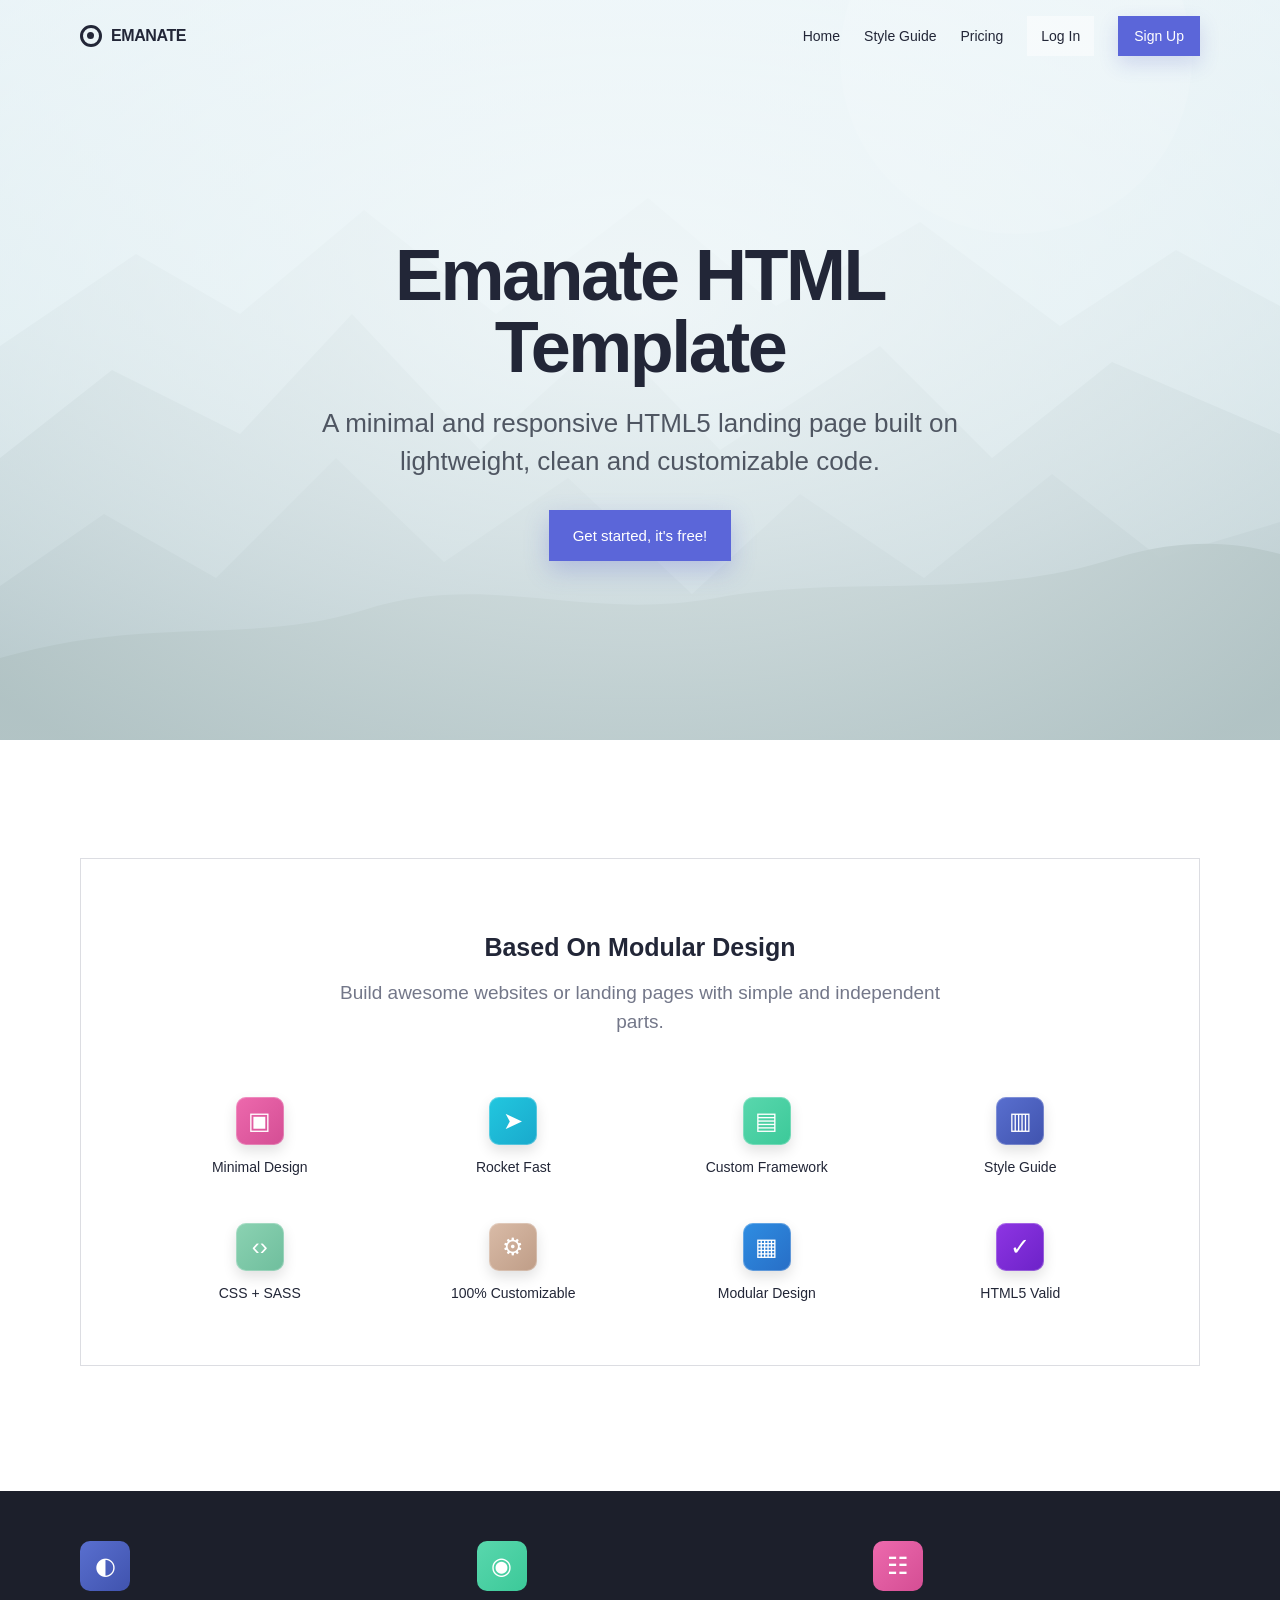
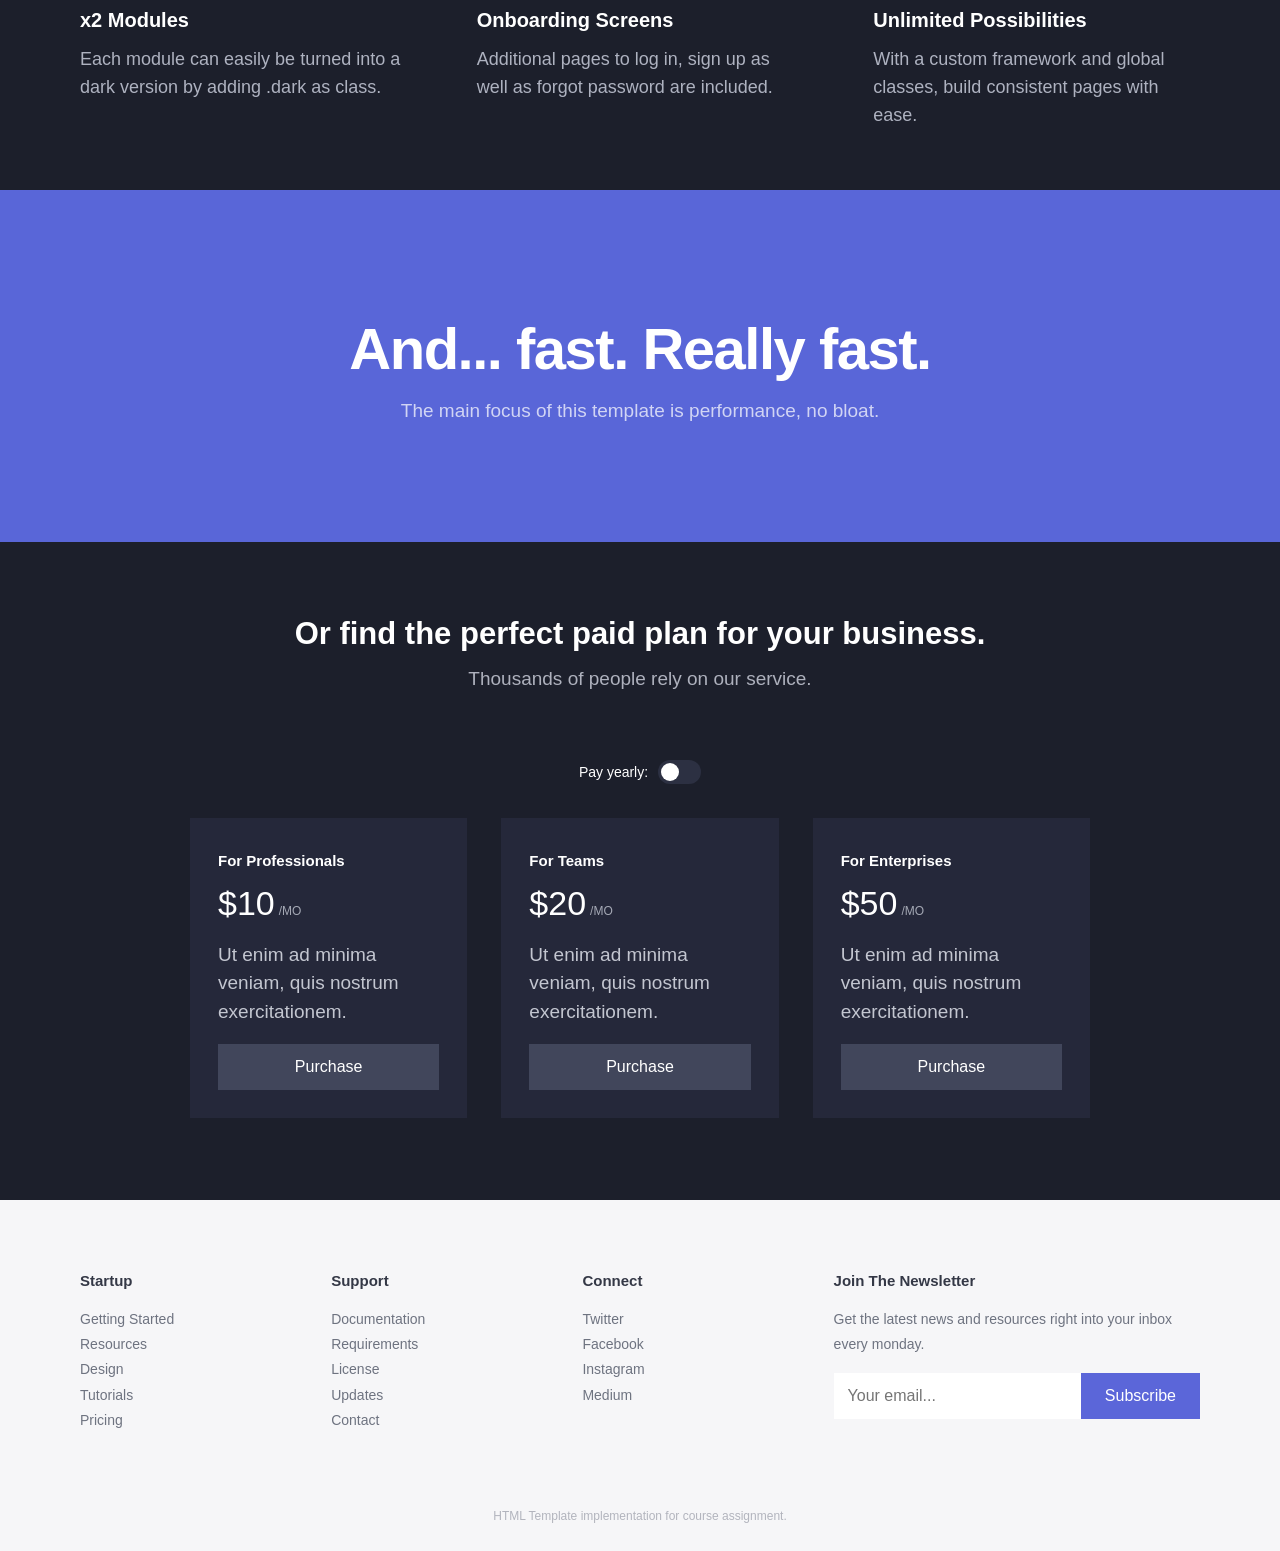
<file: index.html>
<!DOCTYPE html>
<html lang="en">
<head>
  <meta charset="UTF-8" />
  <meta name="viewport" content="width=device-width, initial-scale=1.0" />
  <title>Emanate HTML Template</title>
  <link rel="stylesheet" href="style.css" />
</head>
<body>
  <header class="navbar">
    <div class="container">
      <a class="brand" href="index.html"><span class="brand-mark"></span>EMANATE</a>
      <nav class="nav-links" aria-label="Main navigation">
        <a href="index.html">Home</a>
        <a href="#modular">Style Guide</a>
        <a href="#pricing">Pricing</a>
        <a class="login" href="login.html">Log In</a>
        <a class="signup" href="signup.html">Sign Up</a>
      </nav>
    </div>
  </header>

  <main>
    <section class="hero" id="home">
      <div class="hero-content">
        <h1>Emanate HTML Template</h1>
        <p>A minimal and responsive HTML5 landing page built on lightweight, clean and customizable code.</p>
        <a class="btn-primary" href="#modular">Get started, it's free!</a>
      </div>
    </section>

    <section class="modular-wrap" id="modular">
      <div class="container">
        <div class="modular-card">
          <h2 class="section-title">Based On Modular Design</h2>
          <p class="section-subtitle">Build awesome websites or landing pages with simple and independent parts.</p>
          <div class="icon-grid">
            <div class="icon-item"><span class="icon-box c-pink">▣</span>Minimal Design</div>
            <div class="icon-item"><span class="icon-box c-cyan">➤</span>Rocket Fast</div>
            <div class="icon-item"><span class="icon-box c-green">▤</span>Custom Framework</div>
            <div class="icon-item"><span class="icon-box c-indigo">▥</span>Style Guide</div>
            <div class="icon-item"><span class="icon-box c-mint">‹›</span>CSS + SASS</div>
            <div class="icon-item"><span class="icon-box c-beige">⚙</span>100% Customizable</div>
            <div class="icon-item"><span class="icon-box c-blue">▦</span>Modular Design</div>
            <div class="icon-item"><span class="icon-box c-purple">✓</span>HTML5 Valid</div>
          </div>
        </div>
      </div>
    </section>

    <section class="dark-features">
      <div class="container feature-grid">
        <article class="feature">
          <div class="feature-icon c-indigo">◐</div>
          <h3>x2 Modules</h3>
          <p>Each module can easily be turned into a dark version by adding .dark as class.</p>
        </article>
        <article class="feature">
          <div class="feature-icon c-green">◉</div>
          <h3>Onboarding Screens</h3>
          <p>Additional pages to log in, sign up as well as forgot password are included.</p>
        </article>
        <article class="feature">
          <div class="feature-icon c-pink">☷</div>
          <h3>Unlimited Possibilities</h3>
          <p>With a custom framework and global classes, build consistent pages with ease.</p>
        </article>
      </div>
    </section>

    <section class="speed">
      <h2>And... fast. Really fast.</h2>
      <p>The main focus of this template is performance, no bloat.</p>
    </section>

    <section class="pricing" id="pricing">
      <div class="container">
        <h2>Or find the perfect paid plan for your business.</h2>
        <p>Thousands of people rely on our service.</p>
        <div class="billing">Pay yearly: <span class="toggle" aria-hidden="true"></span></div>
        <div class="price-grid">
          <article class="price-card">
            <div class="eyebrow">For Professionals</div>
            <div class="price">$10<small>/MO</small></div>
            <p>Ut enim ad minima veniam, quis nostrum exercitationem.</p>
            <a class="purchase" href="signup.html">Purchase</a>
          </article>
          <article class="price-card">
            <div class="eyebrow">For Teams</div>
            <div class="price">$20<small>/MO</small></div>
            <p>Ut enim ad minima veniam, quis nostrum exercitationem.</p>
            <a class="purchase" href="signup.html">Purchase</a>
          </article>
          <article class="price-card">
            <div class="eyebrow">For Enterprises</div>
            <div class="price">$50<small>/MO</small></div>
            <p>Ut enim ad minima veniam, quis nostrum exercitationem.</p>
            <a class="purchase" href="signup.html">Purchase</a>
          </article>
        </div>
      </div>
    </section>
  </main>

  <footer class="footer">
    <div class="container">
      <div class="footer-grid">
        <div>
          <h4>Startup</h4>
          <a href="#home">Getting Started</a><a href="#modular">Resources</a><a href="#modular">Design</a><a href="#modular">Tutorials</a><a href="#pricing">Pricing</a>
        </div>
        <div>
          <h4>Support</h4>
          <a href="#">Documentation</a><a href="#">Requirements</a><a href="#">License</a><a href="#">Updates</a><a href="#">Contact</a>
        </div>
        <div>
          <h4>Connect</h4>
          <a href="#">Twitter</a><a href="#">Facebook</a><a href="#">Instagram</a><a href="#">Medium</a>
        </div>
        <div>
          <h4>Join The Newsletter</h4>
          <p>Get the latest news and resources right into your inbox every monday.</p>
          <form class="newsletter-row" action="#">
            <input type="email" placeholder="Your email..." aria-label="Email address" />
            <button type="submit">Subscribe</button>
          </form>
        </div>
      </div>
      <div class="copyright">HTML Template implementation for course assignment.</div>
    </div>
  </footer>
</body>
</html>
</file>
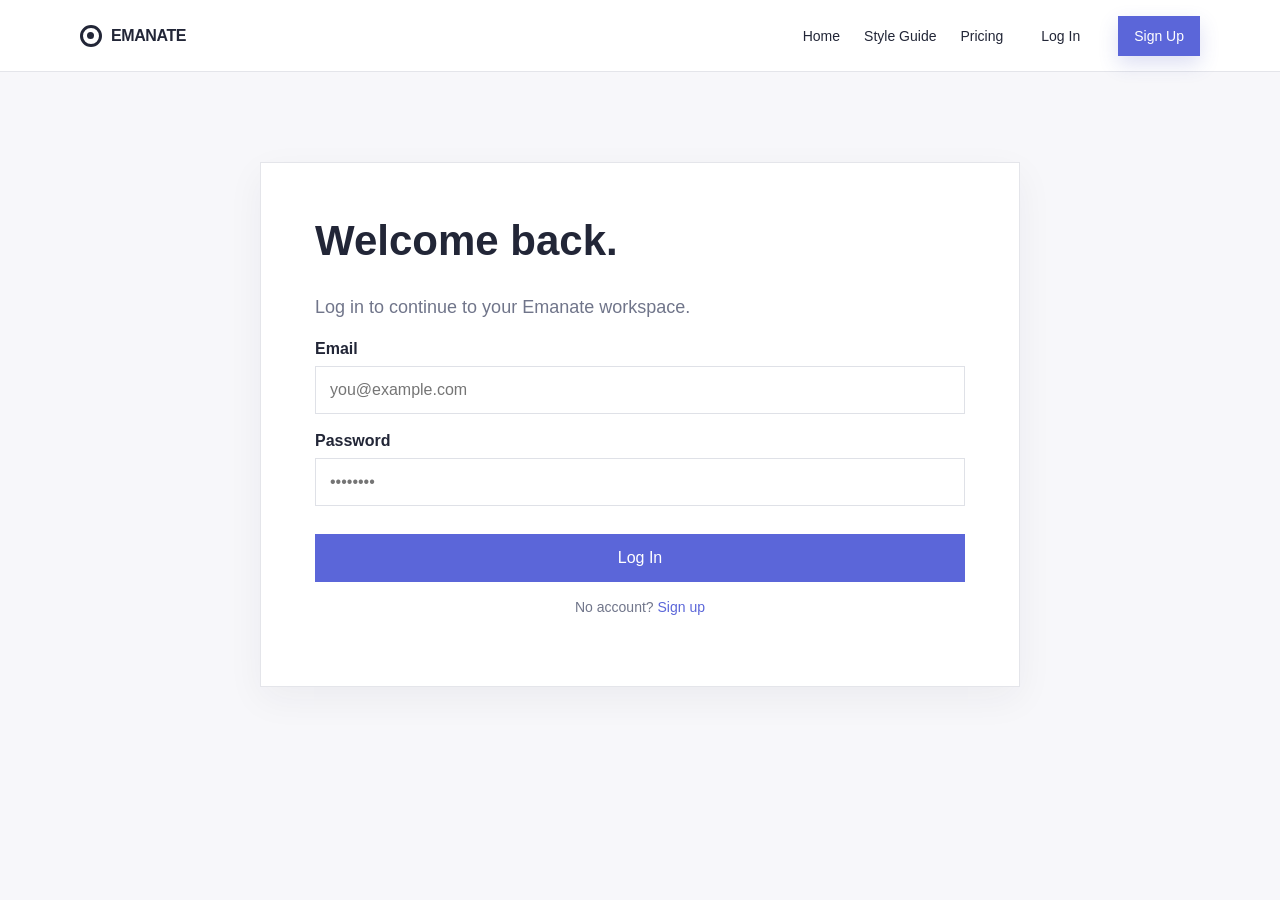
<file: login.html>
<!DOCTYPE html>
<html lang="en">
<head><meta charset="UTF-8"><meta name="viewport" content="width=device-width, initial-scale=1.0"><title>Log In - Emanate</title><link rel="stylesheet" href="style.css"></head>
<body>
<header class="navbar inner-nav"><div class="container"><a class="brand" href="index.html"><span class="brand-mark"></span>EMANATE</a><nav class="nav-links"><a href="index.html">Home</a><a href="index.html#modular">Style Guide</a><a href="index.html#pricing">Pricing</a><a class="login" href="login.html">Log In</a><a class="signup" href="signup.html">Sign Up</a></nav></div></header>
<main class="page-shell"><div class="container page-main"><form class="panel"><h1>Welcome back.</h1><p>Log in to continue to your Emanate workspace.</p><div class="form-field"><label for="email">Email</label><input id="email" type="email" placeholder="you@example.com"></div><div class="form-field"><label for="password">Password</label><input id="password" type="password" placeholder="••••••••"></div><button class="form-action" type="button">Log In</button><p style="font-size:14px;text-align:center">No account? <a href="signup.html" style="color:#5b66d9">Sign up</a></p></form></div></main>
</body></html>
</file>
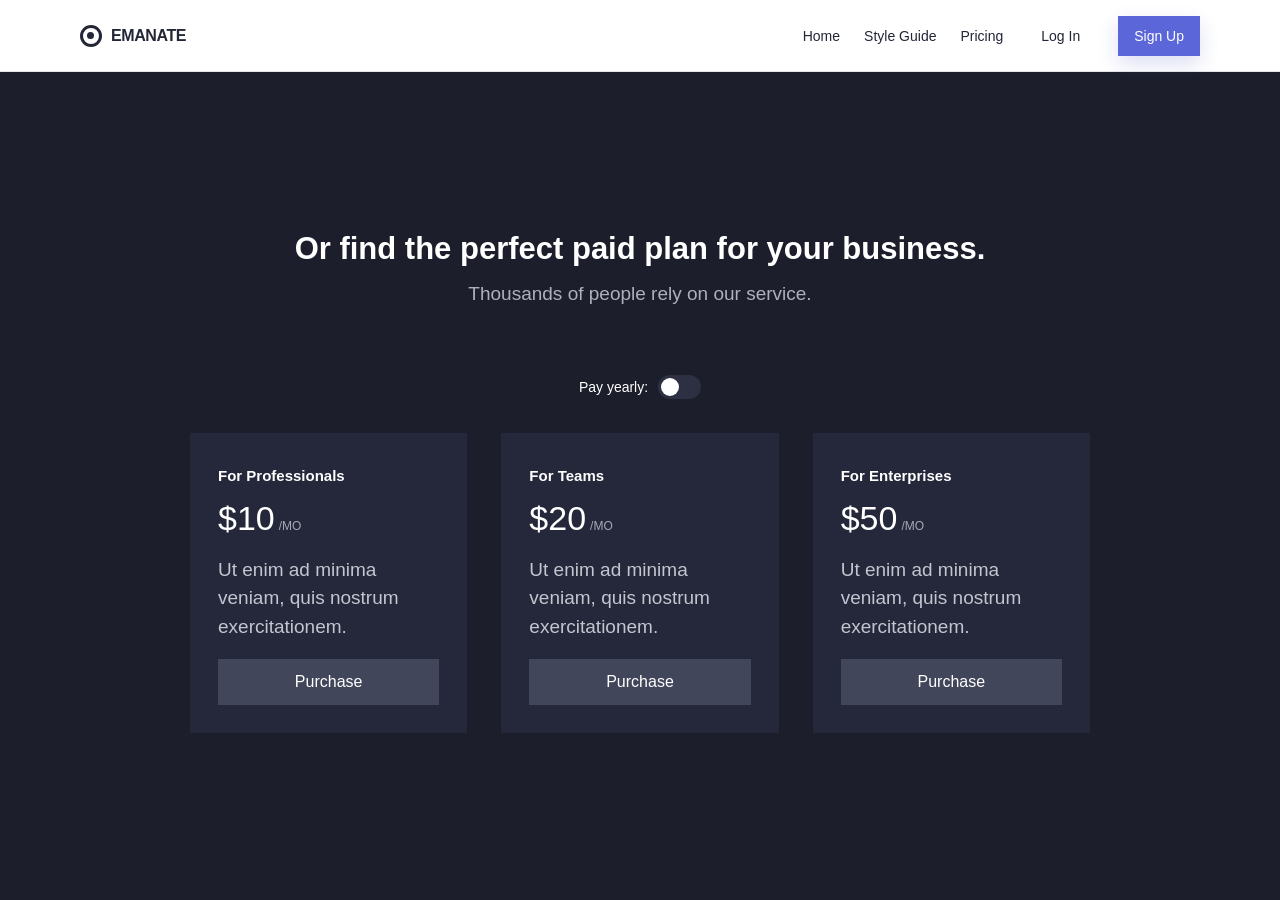
<file: pricing.html>
<!DOCTYPE html>
<html lang="en">
<head><meta charset="UTF-8"><meta name="viewport" content="width=device-width, initial-scale=1.0"><title>Pricing - Emanate</title><link rel="stylesheet" href="style.css"></head>
<body>
<header class="navbar inner-nav"><div class="container"><a class="brand" href="index.html"><span class="brand-mark"></span>EMANATE</a><nav class="nav-links"><a href="index.html">Home</a><a href="index.html#modular">Style Guide</a><a href="index.html#pricing">Pricing</a><a class="login" href="login.html">Log In</a><a class="signup" href="signup.html">Sign Up</a></nav></div></header>
<main class="page-shell"><section class="pricing" style="min-height:calc(100vh - 72px);display:flex;align-items:center;"><div class="container"><h2>Or find the perfect paid plan for your business.</h2><p>Thousands of people rely on our service.</p><div class="billing">Pay yearly: <span class="toggle"></span></div><div class="price-grid"><article class="price-card"><div class="eyebrow">For Professionals</div><div class="price">$10<small>/MO</small></div><p>Ut enim ad minima veniam, quis nostrum exercitationem.</p><a class="purchase" href="signup.html">Purchase</a></article><article class="price-card"><div class="eyebrow">For Teams</div><div class="price">$20<small>/MO</small></div><p>Ut enim ad minima veniam, quis nostrum exercitationem.</p><a class="purchase" href="signup.html">Purchase</a></article><article class="price-card"><div class="eyebrow">For Enterprises</div><div class="price">$50<small>/MO</small></div><p>Ut enim ad minima veniam, quis nostrum exercitationem.</p><a class="purchase" href="signup.html">Purchase</a></article></div></div></section></main>
</body></html>
</file>
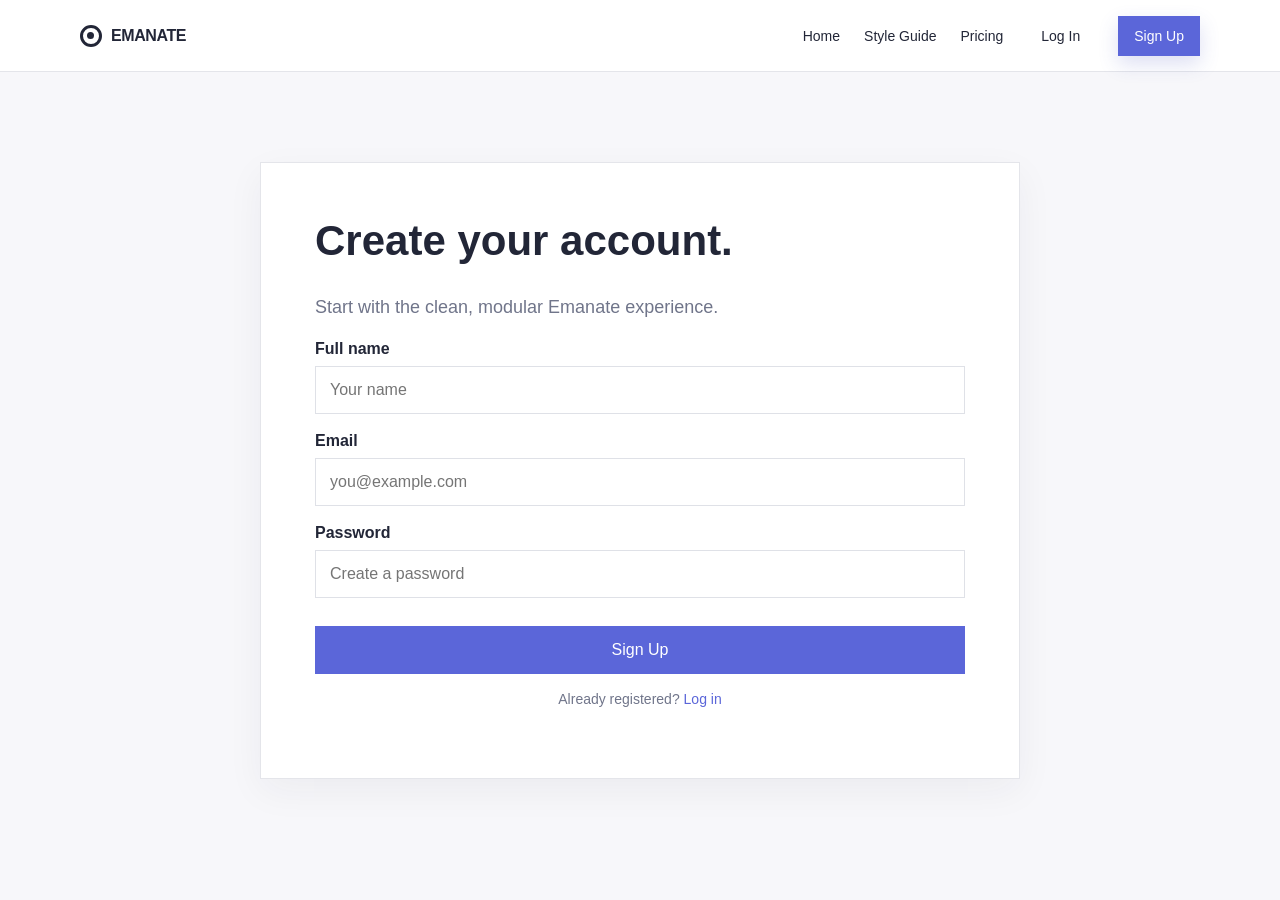
<file: signup.html>
<!DOCTYPE html>
<html lang="en">
<head><meta charset="UTF-8"><meta name="viewport" content="width=device-width, initial-scale=1.0"><title>Sign Up - Emanate</title><link rel="stylesheet" href="style.css"></head>
<body>
<header class="navbar inner-nav"><div class="container"><a class="brand" href="index.html"><span class="brand-mark"></span>EMANATE</a><nav class="nav-links"><a href="index.html">Home</a><a href="index.html#modular">Style Guide</a><a href="index.html#pricing">Pricing</a><a class="login" href="login.html">Log In</a><a class="signup" href="signup.html">Sign Up</a></nav></div></header>
<main class="page-shell"><div class="container page-main"><form class="panel"><h1>Create your account.</h1><p>Start with the clean, modular Emanate experience.</p><div class="form-field"><label for="name">Full name</label><input id="name" type="text" placeholder="Your name"></div><div class="form-field"><label for="email">Email</label><input id="email" type="email" placeholder="you@example.com"></div><div class="form-field"><label for="password">Password</label><input id="password" type="password" placeholder="Create a password"></div><button class="form-action" type="button">Sign Up</button><p style="font-size:14px;text-align:center">Already registered? <a href="login.html" style="color:#5b66d9">Log in</a></p></form></div></main>
</body></html>
</file>
<file: style.css>
:root {
  --ink: #222637;
  --muted: #70758a;
  --primary: #5b66d9;
  --primary-2: #5966d8;
  --dark: #1c1f2b;
  --dark-card: #25283a;
  --soft: #f5f5f8;
  --border: #e4e5ea;
  --white: #fff;
}

* { box-sizing: border-box; }
html { scroll-behavior: smooth; }
body {
  margin: 0;
  font-family: "Arial Narrow", "Roboto Condensed", Arial, sans-serif;
  color: var(--ink);
  background: #fff;
}
a { color: inherit; text-decoration: none; }
button, input { font: inherit; }

.container {
  width: min(1120px, calc(100% - 48px));
  margin: 0 auto;
}

/* NAV */
.navbar {
  position: absolute;
  inset: 0 0 auto 0;
  z-index: 10;
  height: 72px;
  display: flex;
  align-items: center;
}
.navbar .container {
  display: flex;
  align-items: center;
  justify-content: space-between;
}
.brand {
  display: inline-flex;
  align-items: center;
  gap: 9px;
  font-weight: 800;
  letter-spacing: -.4px;
}
.brand-mark {
  width: 22px;
  height: 22px;
  border: 3px solid #222637;
  border-radius: 50%;
  position: relative;
}
.brand-mark::after {
  content: "";
  position: absolute;
  width: 7px;
  height: 7px;
  border-radius: 50%;
  background: #222637;
  left: 4px;
  top: 4px;
}
.nav-links {
  display: flex;
  align-items: center;
  gap: 24px;
  font-size: 14px;
}
.nav-links .login {
  background: rgba(255,255,255,.5);
  padding: 12px 14px;
}
.nav-links .signup {
  background: var(--primary);
  color: #fff;
  padding: 12px 16px;
  box-shadow: 0 8px 20px rgba(66,75,190,.18);
}

/* HERO */
.hero {
  min-height: 740px;
  background:
    linear-gradient(rgba(244,250,252,.62), rgba(230,241,244,.72)),
    url("assets/mountain-bg.svg") center/cover no-repeat;
  display: grid;
  place-items: center;
  text-align: center;
  padding: 120px 24px 60px;
}
.hero-content { max-width: 760px; }
.hero h1 {
  margin: 0 0 22px;
  font-size: clamp(44px, 6vw, 72px);
  line-height: 1;
  letter-spacing: -2.5px;
  font-weight: 800;
}
.hero p {
  max-width: 690px;
  margin: 0 auto 30px;
  color: #4f5662;
  font-size: clamp(18px, 2.1vw, 26px);
  line-height: 1.45;
  font-weight: 300;
}
.btn-primary {
  display: inline-block;
  background: var(--primary);
  color: #fff;
  padding: 17px 24px;
  font-size: 15px;
  box-shadow: 0 9px 25px rgba(81,92,206,.28);
}

/* MODULAR */
.modular-wrap {
  padding: 118px 0 125px;
}
.modular-card {
  border: 1px solid #dcdde2;
  min-height: 470px;
  padding: 74px 70px 64px;
  text-align: center;
}
.section-title {
  font-size: 25px;
  margin: 0 0 16px;
  font-weight: 800;
}
.section-subtitle {
  margin: 0 auto;
  max-width: 640px;
  color: #737789;
  font-size: 19px;
  line-height: 1.55;
}
.icon-grid {
  margin-top: 60px;
  display: grid;
  grid-template-columns: repeat(4, 1fr);
  gap: 48px 36px;
}
.icon-item { text-align: center; font-size: 14px; }
.icon-box {
  width: 48px;
  height: 48px;
  margin: 0 auto 14px;
  border-radius: 10px;
  display: grid;
  place-items: center;
  color: white;
  font-size: 24px;
  box-shadow: inset 0 0 0 1px rgba(255,255,255,.25), 0 6px 14px rgba(0,0,0,.12);
}
.c-pink { background: linear-gradient(135deg,#ed69ad,#d44e94); }
.c-cyan { background: linear-gradient(135deg,#22c7df,#19a9cc); }
.c-green { background: linear-gradient(135deg,#59d7ad,#3cc999); }
.c-indigo { background: linear-gradient(135deg,#596fcf,#4053ae); }
.c-mint { background: linear-gradient(135deg,#8bd2b2,#6fbe9d); }
.c-beige { background: linear-gradient(135deg,#d9bba7,#bf9d87); }
.c-blue { background: linear-gradient(135deg,#2e8de2,#286ec6); }
.c-purple { background: linear-gradient(135deg,#8e35e3,#6c22c8); }

/* DARK FEATURES */
.dark-features { background: var(--dark); color: #fff; padding: 50px 0 60px; }
.feature-grid {
  display: grid;
  grid-template-columns: repeat(3, 1fr);
  gap: 70px;
}
.feature-icon {
  width: 50px;
  height: 50px;
  border-radius: 10px;
  display: grid;
  place-items: center;
  font-size: 24px;
  margin-bottom: 18px;
}
.feature h3 { margin: 0 0 14px; font-size: 20px; }
.feature p { margin: 0; color: #aeb2c0; font-size: 18px; line-height: 1.55; }

/* SPEED */
.speed { background: var(--primary-2); color: #fff; text-align: center; padding: 125px 24px 120px; }
.speed h2 { font-size: clamp(40px, 5vw, 58px); margin: 0 0 18px; letter-spacing: -1.5px; }
.speed p { margin: 0; font-size: 19px; color: rgba(255,255,255,.72); }

/* PRICING */
.pricing { background: var(--dark); color: #fff; padding: 74px 0 82px; text-align: center; }
.pricing h2 { margin: 0 0 16px; font-size: 31px; }
.pricing > .container > p { margin: 0; color: #aeb1bd; font-size: 19px; }
.billing { margin: 70px auto 34px; display: flex; justify-content: center; gap: 10px; align-items: center; font-size: 14px; }
.toggle {
  width: 43px;
  height: 24px;
  border-radius: 18px;
  background: #2c3042;
  position: relative;
  display: inline-block;
}
.toggle::after {
  content: "";
  width: 18px;
  height: 18px;
  border-radius: 50%;
  background: #fff;
  position: absolute;
  left: 3px;
  top: 3px;
}
.price-grid { display: grid; grid-template-columns: repeat(3, 1fr); gap: 34px; max-width: 900px; margin: 0 auto; text-align: left; }
.price-card { background: var(--dark-card); padding: 34px 28px 28px; }
.price-card .eyebrow { font-weight: 700; font-size: 15px; }
.price { font-size: 34px; margin: 15px 0 18px; }
.price small { font-size: 12px; color: #a5a9b5; margin-left: 4px; }
.price-card p { color: #c3c6d0; font-size: 19px; line-height: 1.5; margin: 0 0 18px; }
.purchase { display: block; text-align: center; background: #41465b; color: #fff; padding: 14px 12px; }

/* FOOTER */
.footer { background: #f6f6f8; padding: 72px 0 28px; color: #555a68; }
.footer-grid { display: grid; grid-template-columns: 1fr 1fr 1fr 2fr; gap: 68px; }
.footer h4 { margin: 0 0 18px; color: #343846; font-size: 15px; }
.footer a, .footer p { display: block; font-size: 14px; line-height: 1.8; color: #6e7380; margin: 0; }
.newsletter-row { display: flex; margin-top: 16px; }
.newsletter-row input { flex: 1; border: 0; background: #fff; padding: 14px; min-width: 0; }
.newsletter-row button { border: 0; color: #fff; background: var(--primary); padding: 0 24px; cursor: pointer; }
.copyright { text-align: center; margin-top: 76px; font-size: 12px; color: #b2b4bd; }

/* INNER PAGES */
.page-shell { min-height: 100vh; background: #f7f7fa; padding-top: 72px; }
.inner-nav { position: fixed; background: rgba(255,255,255,.96); border-bottom: 1px solid var(--border); }
.page-main { padding: 90px 0; }
.panel { max-width: 760px; margin: 0 auto; background: #fff; border: 1px solid var(--border); padding: 54px; box-shadow: 0 12px 35px rgba(31,36,54,.05); }
.panel h1 { margin-top: 0; font-size: 42px; }
.panel p { color: var(--muted); font-size: 18px; line-height: 1.6; }
.form-field { margin: 18px 0; }
.form-field label { display: block; margin-bottom: 8px; font-weight: 700; }
.form-field input { width: 100%; border: 1px solid #dfe1e7; padding: 14px; }
.form-action { width: 100%; border: 0; background: var(--primary); color: #fff; padding: 15px; margin-top: 10px; cursor: pointer; }
.style-swatch-grid { display:grid; grid-template-columns:repeat(4,1fr); gap:14px; margin-top:28px; }
.swatch { min-height:100px; color:#fff; padding:14px; display:flex; align-items:flex-end; font-size:13px; }

@media (max-width: 820px) {
  .nav-links { gap: 11px; font-size: 12px; }
  .nav-links a:not(.login):not(.signup) { display: none; }
  .hero { min-height: 680px; }
  .modular-card { padding: 54px 30px; }
  .icon-grid { grid-template-columns: repeat(2, 1fr); }
  .feature-grid, .price-grid { grid-template-columns: 1fr; gap: 28px; }
  .feature { max-width: 550px; }
  .price-grid { max-width: 520px; }
  .footer-grid { grid-template-columns: repeat(2, 1fr); gap: 38px; }
  .style-swatch-grid { grid-template-columns:repeat(2,1fr); }
}

@media (max-width: 520px) {
  .container { width: min(100% - 28px, 1120px); }
  .brand { font-size: 14px; }
  .hero h1 { letter-spacing: -1.5px; }
  .hero p { font-size: 18px; }
  .modular-wrap { padding: 70px 0; }
  .modular-card { padding: 44px 18px; }
  .icon-grid { gap: 32px 18px; }
  .footer-grid { grid-template-columns: 1fr; }
  .newsletter-row { flex-direction: column; gap: 10px; }
  .newsletter-row button { padding: 14px; }
  .panel { padding: 32px 22px; }
}
</file>
